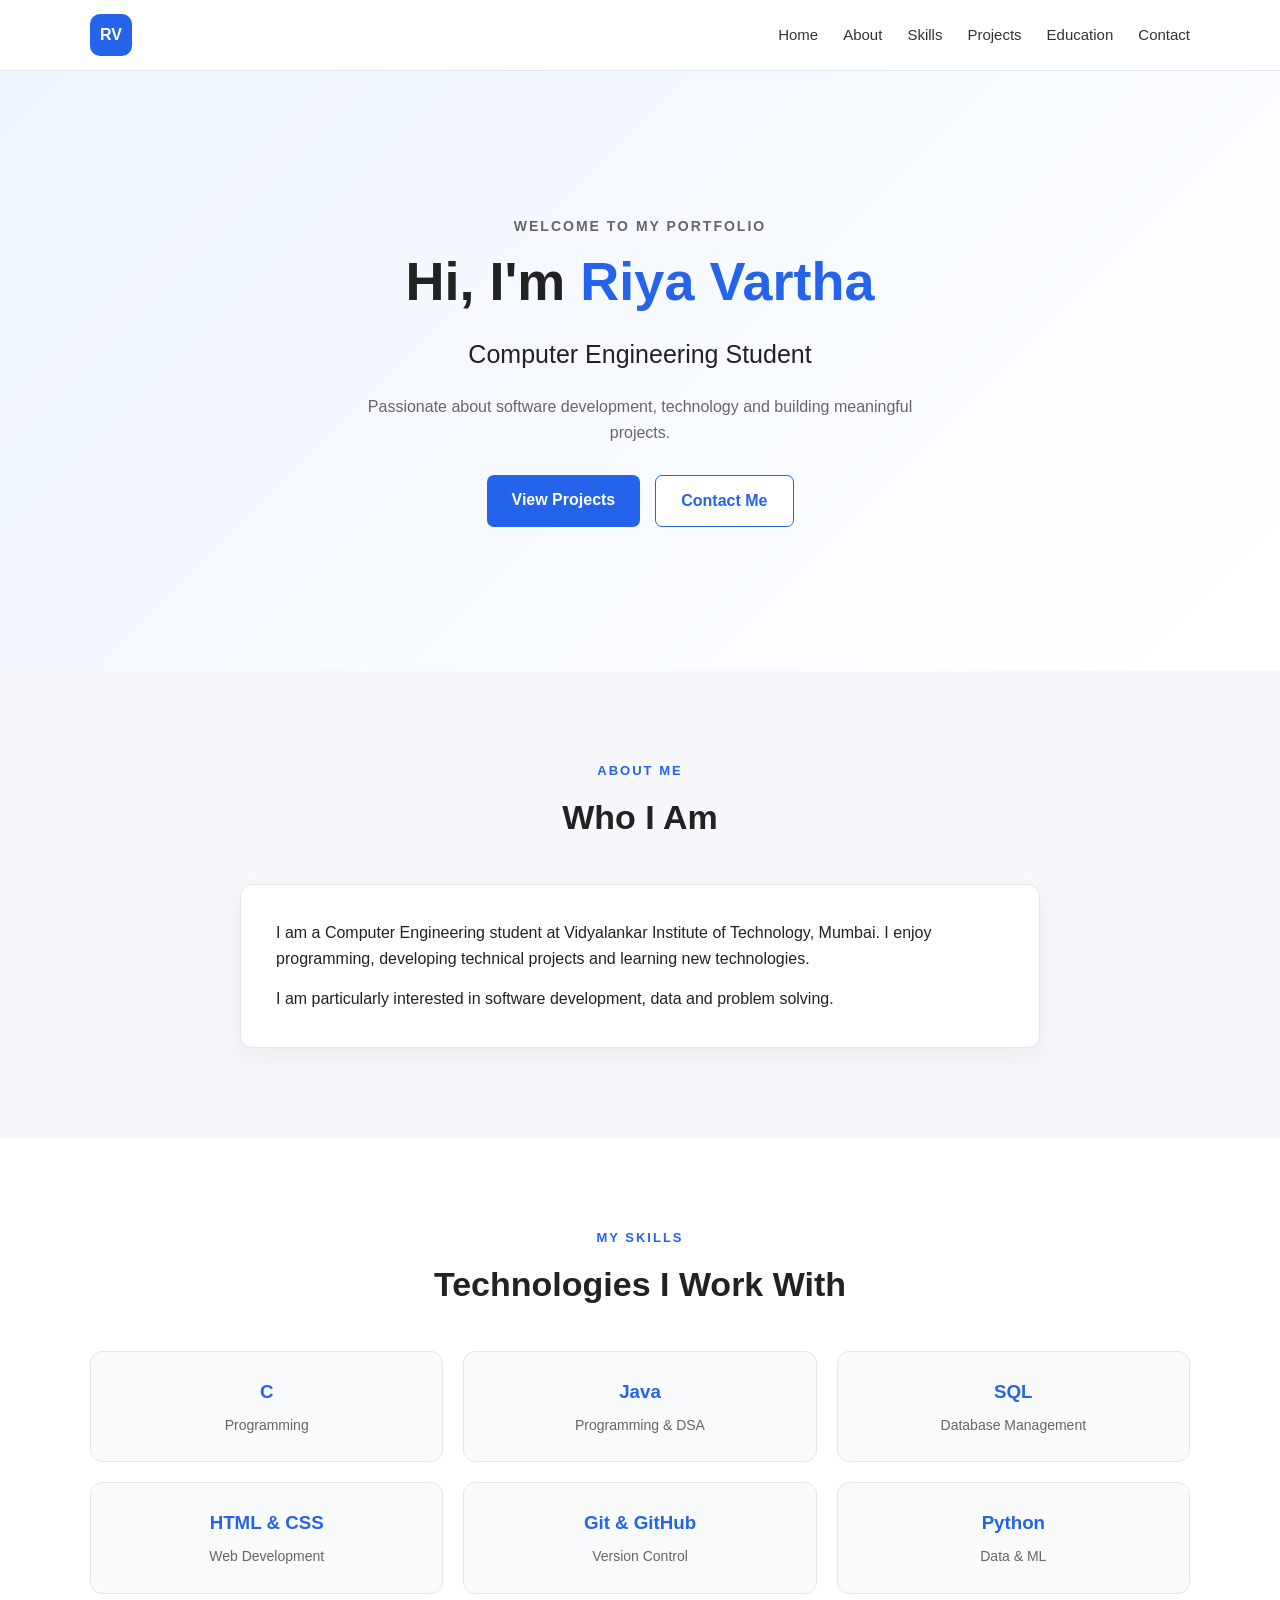
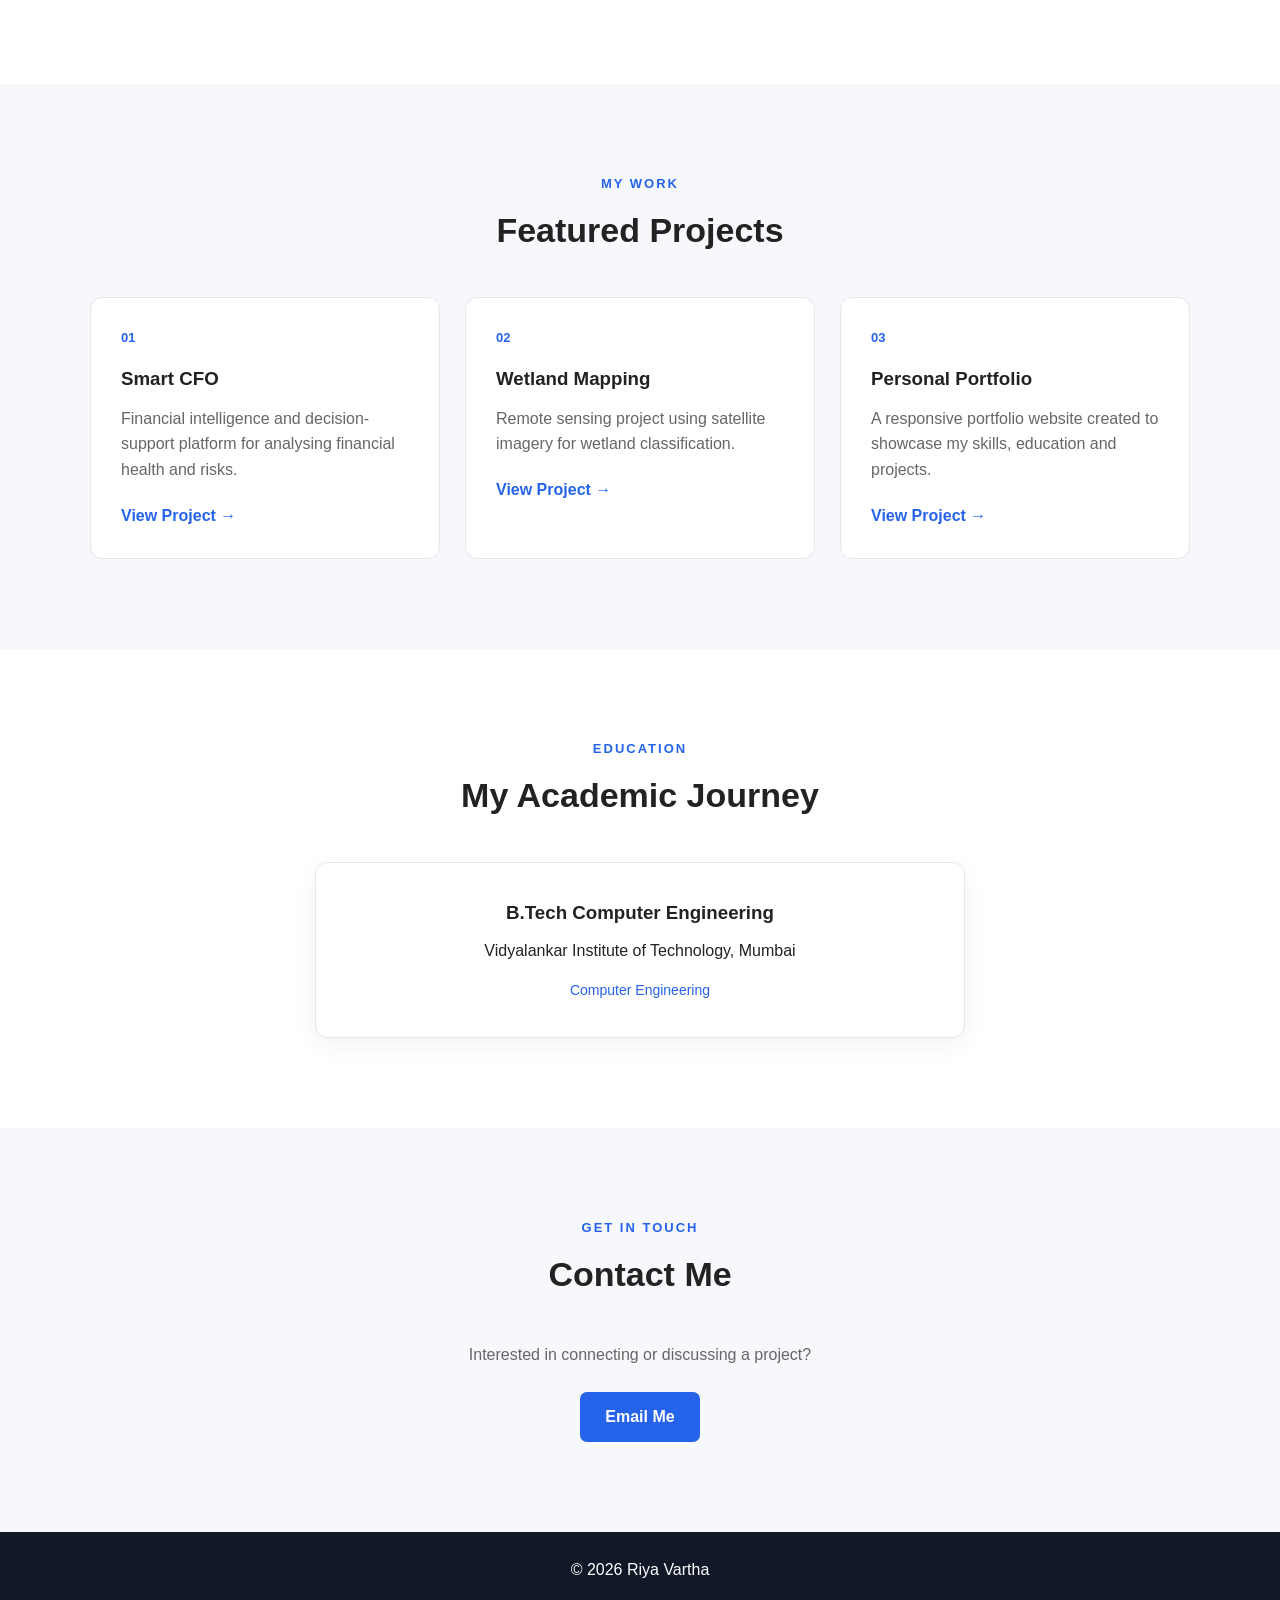
<file: index.html>
<!DOCTYPE html>
<html lang="en">

<head>
    <meta charset="UTF-8">
    <meta name="viewport" content="width=device-width, initial-scale=1.0">

    <title>Riya Vartha | Portfolio</title>

    <link rel="stylesheet" href="styles.css">
</head>

<body>

    <!-- Navigation -->
    <header>
        <nav class="navbar">

            <div class="logo">RV</div>

            <ul class="nav-links">
                <li><a href="#home">Home</a></li>
                <li><a href="#about">About</a></li>
                <li><a href="#skills">Skills</a></li>
                <li><a href="#projects">Projects</a></li>
                <li><a href="#education">Education</a></li>
                <li><a href="#contact">Contact</a></li>
            </ul>

        </nav>
    </header>


    <!-- Hero -->
    <section id="home" class="hero">

        <div class="hero-content">

            <p class="intro">WELCOME TO MY PORTFOLIO</p>

            <h1>
                Hi, I'm <span>Riya Vartha</span>
            </h1>

            <h2>Computer Engineering Student</h2>

            <p>
                Passionate about software development, technology
                and building meaningful projects.
            </p>

            <div class="hero-buttons">
                <a href="#projects" class="btn primary">View Projects</a>
                <a href="#contact" class="btn secondary">Contact Me</a>
            </div>

        </div>

    </section>


    <!-- About -->
    <section id="about" class="section">

        <div class="container">

            <p class="section-label">ABOUT ME</p>

            <h2 class="section-title">Who I Am</h2>

            <div class="about-card">

                <p>
                    I am a Computer Engineering student at
                    Vidyalankar Institute of Technology, Mumbai.
                    I enjoy programming, developing technical projects
                    and learning new technologies.
                </p>

                <p>
                    I am particularly interested in software development,
                    data and problem solving.
                </p>

            </div>

        </div>

    </section>


    <!-- Skills -->
    <section id="skills" class="section alternate">

        <div class="container">

            <p class="section-label">MY SKILLS</p>

            <h2 class="section-title">Technologies I Work With</h2>

            <div class="skills-grid">

                <div class="skill-card">
                    <h3>C</h3>
                    <p>Programming</p>
                </div>

                <div class="skill-card">
                    <h3>Java</h3>
                    <p>Programming & DSA</p>
                </div>

                <div class="skill-card">
                    <h3>SQL</h3>
                    <p>Database Management</p>
                </div>

                <div class="skill-card">
                    <h3>HTML & CSS</h3>
                    <p>Web Development</p>
                </div>

                <div class="skill-card">
                    <h3>Git & GitHub</h3>
                    <p>Version Control</p>
                </div>

                <div class="skill-card">
                    <h3>Python</h3>
                    <p>Data & ML</p>
                </div>

            </div>

        </div>

    </section>


    <!-- Projects -->
    <section id="projects" class="section">

        <div class="container">

            <p class="section-label">MY WORK</p>

            <h2 class="section-title">Featured Projects</h2>

            <div class="projects-grid">

                <div class="project-card">

                    <div class="project-number">01</div>

                    <h3>Smart CFO</h3>

                    <p>
                        Financial intelligence and decision-support
                        platform for analysing financial health and risks.
                    </p>

                    <a href="#" class="project-link">View Project →</a>

                </div>


                <div class="project-card">

                    <div class="project-number">02</div>

                    <h3>Wetland Mapping</h3>

                    <p>
                        Remote sensing project using satellite imagery
                        for wetland classification.
                    </p>

                    <a href="#" class="project-link">View Project →</a>

                </div>


                <div class="project-card">

                    <div class="project-number">03</div>

                    <h3>Personal Portfolio</h3>

                    <p>
                        A responsive portfolio website created to
                        showcase my skills, education and projects.
                    </p>

                    <a href="#" class="project-link">View Project →</a>

                </div>

            </div>

        </div>

    </section>


    <!-- Education -->
    <section id="education" class="section alternate">

        <div class="container">

            <p class="section-label">EDUCATION</p>

            <h2 class="section-title">My Academic Journey</h2>

            <div class="education-card">

                <h3>B.Tech Computer Engineering</h3>

                <p>
                    Vidyalankar Institute of Technology, Mumbai
                </p>

                <span>Computer Engineering</span>

            </div>

        </div>

    </section>


    <!-- Contact -->
    <section id="contact" class="section contact">

        <div class="container">

            <p class="section-label">GET IN TOUCH</p>

            <h2 class="section-title">Contact Me</h2>

            <p>
                Interested in connecting or discussing a project?
            </p>

            <a href="mailto:your-email@example.com" class="btn primary">
                Email Me
            </a>

        </div>

    </section>


    <footer>
        <p>© 2026 Riya Vartha</p>
    </footer>

</body>

</html>
</file>
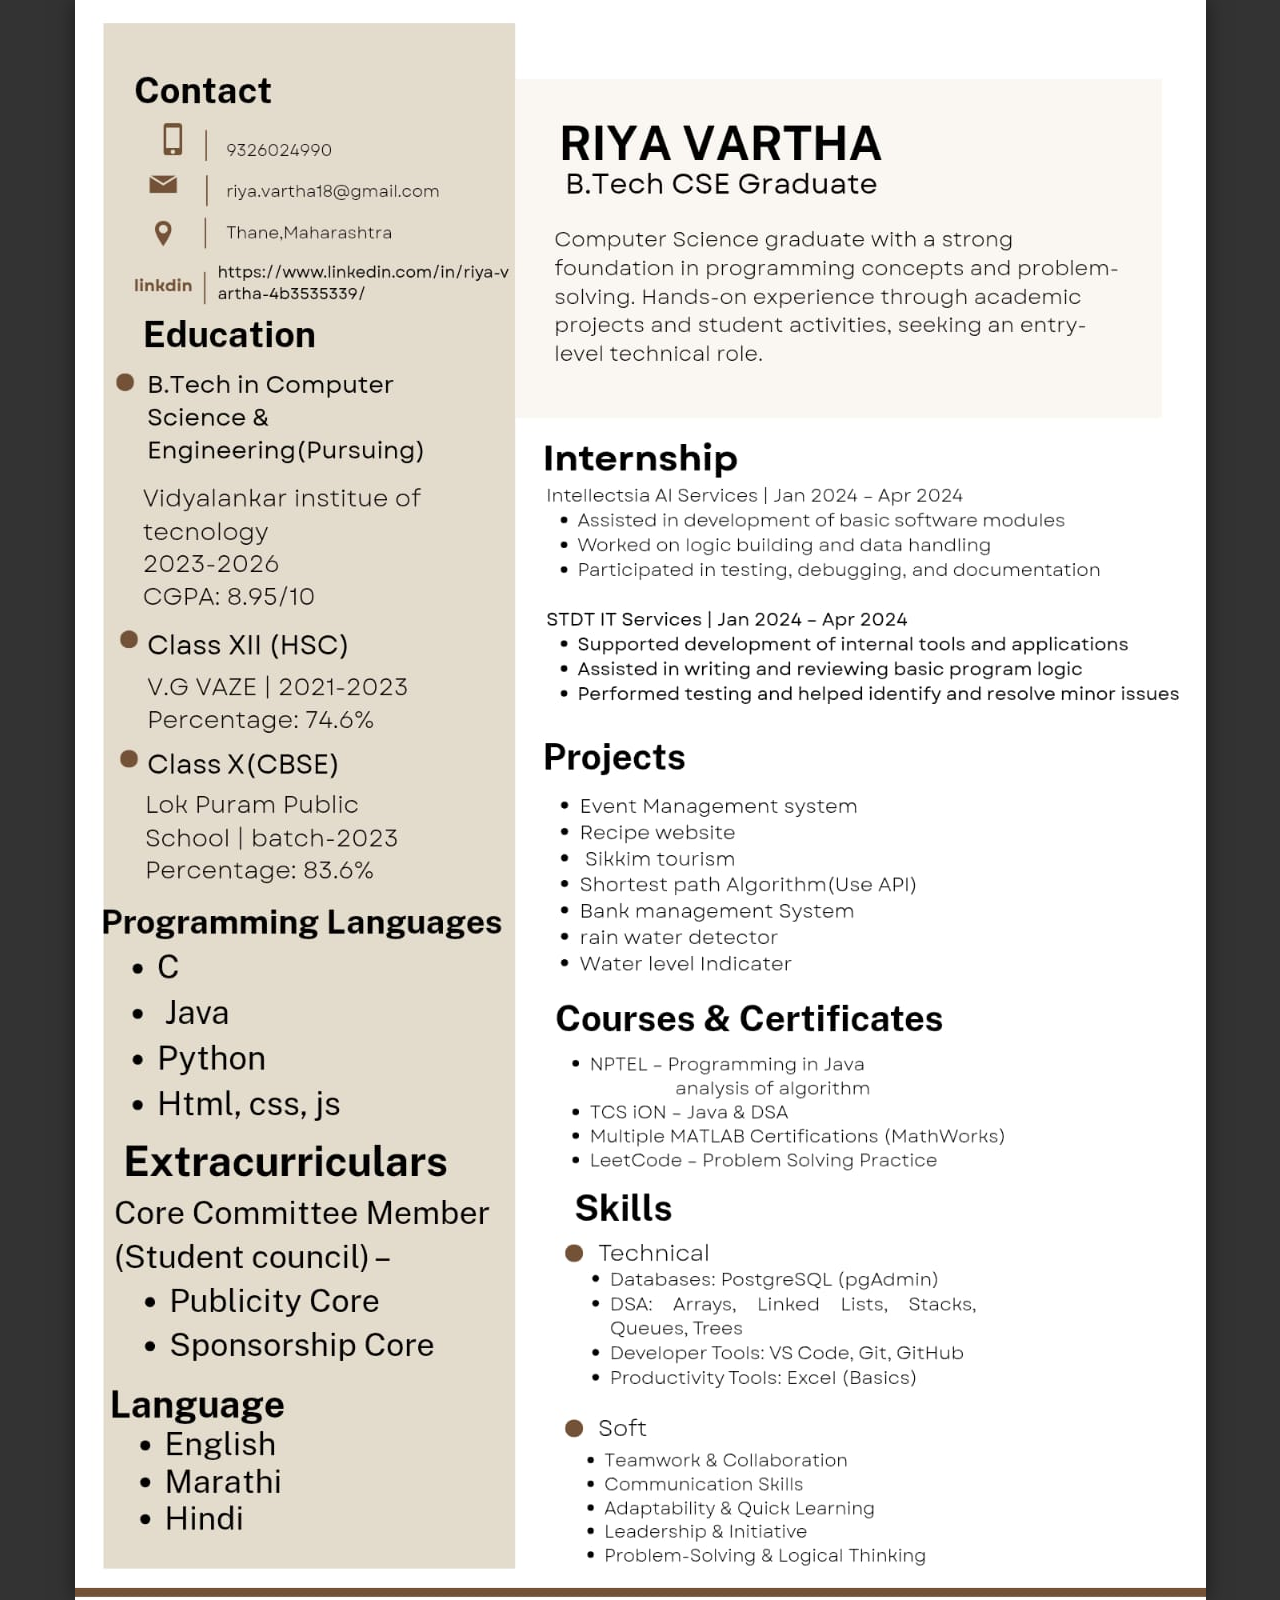
<file: resume.html>
<!DOCTYPE html>
<html lang="en">
<head>
  <meta charset="UTF-8">
  <meta name="viewport" content="width=device-width, initial-scale=1.0">
  <title>Riya Vartha - Resume</title>
  <style>
    body {
      margin: 0;
      padding: 0;
      background-color: #333;
      display: flex;
      justify-content: center;
      align-items: center;
      min-height: 100vh;
    }
    img {
      max-width: 100%;
      height: auto;
      box-shadow: 0 0 20px rgba(0,0,0,0.5);
    }
  </style>
</head>
<body>
  <img src="resume.jpeg" alt="Riya Vartha's Resume">
</body>
</html>
</file>
<file: styles.css>
* {
    margin: 0;
    padding: 0;
    box-sizing: border-box;
}

html {
    scroll-behavior: smooth;
}

body {
    font-family: Arial, sans-serif;
    color: #222;
    background: #f7f8fc;
    line-height: 1.6;
}

.container {
    width: 88%;
    max-width: 1100px;
    margin: auto;
}


/* NAVBAR */

header {
    position: sticky;
    top: 0;
    z-index: 100;
    background: white;
    border-bottom: 1px solid #e5e7eb;
}

.navbar {
    width: 88%;
    max-width: 1100px;
    margin: auto;

    height: 70px;

    display: flex;
    align-items: center;
    justify-content: space-between;
}

.logo {
    width: 42px;
    height: 42px;

    display: flex;
    align-items: center;
    justify-content: center;

    background: #2563eb;
    color: white;

    border-radius: 10px;
    font-weight: bold;
}

.nav-links {
    display: flex;
    list-style: none;
    gap: 25px;
}

.nav-links a {
    text-decoration: none;
    color: #333;
    font-size: 15px;
}

.nav-links a:hover {
    color: #2563eb;
}


/* HERO */

.hero {
    min-height: 600px;

    display: flex;
    align-items: center;
    justify-content: center;

    text-align: center;

    background:
        linear-gradient(
            135deg,
            #eff6ff,
            #ffffff
        );
}

.hero-content {
    max-width: 750px;
}

.intro {
    color: #2563eb;
    font-size: 14px;
    font-weight: bold;
    letter-spacing: 2px;
    margin-bottom: 15px;
}

.hero h1 {
    font-size: 54px;
    margin-bottom: 10px;
}

.hero h1 span {
    color: #2563eb;
}

.hero h2 {
    font-size: 25px;
    font-weight: normal;
    margin-bottom: 20px;
}

.hero p {
    color: #666;
    max-width: 600px;
    margin: auto;
}

.hero-buttons {
    margin-top: 30px;

    display: flex;
    justify-content: center;
    gap: 15px;
}


/* BUTTONS */

.btn {
    display: inline-block;

    padding: 12px 25px;

    border-radius: 7px;

    text-decoration: none;

    font-weight: bold;

    transition: 0.3s;
}

.primary {
    background: #2563eb;
    color: white;
}

.primary:hover {
    transform: translateY(-3px);
}

.secondary {
    border: 1px solid #2563eb;
    color: #2563eb;
    background: white;
}

.secondary:hover {
    background: #2563eb;
    color: white;
}


/* SECTIONS */

.section {
    padding: 90px 0;
}

.alternate {
    background: white;
}

.section-label {
    text-align: center;

    color: #2563eb;

    font-size: 13px;

    font-weight: bold;

    letter-spacing: 2px;

    margin-bottom: 8px;
}

.section-title {
    text-align: center;

    font-size: 34px;

    margin-bottom: 40px;
}


/* ABOUT */

.about-card {
    max-width: 800px;
    margin: auto;

    background: white;

    padding: 35px;

    border-radius: 12px;

    border: 1px solid #e5e7eb;

    box-shadow: 0 8px 25px rgba(0, 0, 0, 0.05);
}

.about-card p + p {
    margin-top: 15px;
}


/* SKILLS */

.skills-grid {
    display: grid;

    grid-template-columns: repeat(3, 1fr);

    gap: 20px;
}

.skill-card {
    background: #f8fafc;

    padding: 25px;

    text-align: center;

    border-radius: 12px;

    border: 1px solid #e5e7eb;

    transition: 0.3s;
}

.skill-card:hover {
    transform: translateY(-5px);

    border-color: #2563eb;
}

.skill-card h3 {
    color: #2563eb;

    margin-bottom: 7px;
}

.skill-card p {
    color: #666;
    font-size: 14px;
}


/* PROJECTS */

.projects-grid {
    display: grid;

    grid-template-columns: repeat(3, 1fr);

    gap: 25px;
}

.project-card {
    background: white;

    padding: 30px;

    border-radius: 12px;

    border: 1px solid #e5e7eb;

    transition: 0.3s;
}

.project-card:hover {
    transform: translateY(-7px);

    box-shadow:
        0 12px 30px rgba(0, 0, 0, 0.08);
}

.project-number {
    color: #2563eb;

    font-size: 13px;

    font-weight: bold;

    margin-bottom: 15px;
}

.project-card h3 {
    margin-bottom: 12px;
}

.project-card p {
    color: #666;

    margin-bottom: 20px;
}

.project-link {
    text-decoration: none;

    color: #2563eb;

    font-weight: bold;
}


/* EDUCATION */

.education-card {
    max-width: 650px;

    margin: auto;

    background: white;

    padding: 35px;

    text-align: center;

    border-radius: 12px;

    border: 1px solid #e5e7eb;

    box-shadow: 0 8px 25px rgba(0, 0, 0, 0.05);
}

.education-card h3 {
    margin-bottom: 10px;
}

.education-card span {
    display: inline-block;

    margin-top: 15px;

    color: #2563eb;

    font-size: 14px;
}


/* CONTACT */

.contact {
    text-align: center;
}

.contact > .container > p:not(.section-label) {
    color: #666;

    margin-bottom: 25px;
}


/* FOOTER */

footer {
    background: #111827;

    color: white;

    text-align: center;

    padding: 25px;
}


/* RESPONSIVE */

@media (max-width: 800px) {

    .nav-links {
        gap: 12px;
    }

    .hero h1 {
        font-size: 42px;
    }

    .skills-grid,
    .projects-grid {
        grid-template-columns: 1fr;
    }
}

@media (max-width: 600px) {

    .navbar {
        flex-direction: column;

        height: auto;

        padding: 15px 0;

        gap: 15px;
    }

    .nav-links {
        flex-wrap: wrap;

        justify-content: center;
    }

    .hero {
        min-height: 500px;
    }

    .hero h1 {
        font-size: 34px;
    }

    .hero-buttons {
        flex-direction: column;

        align-items: center;
    }
}
</file>
